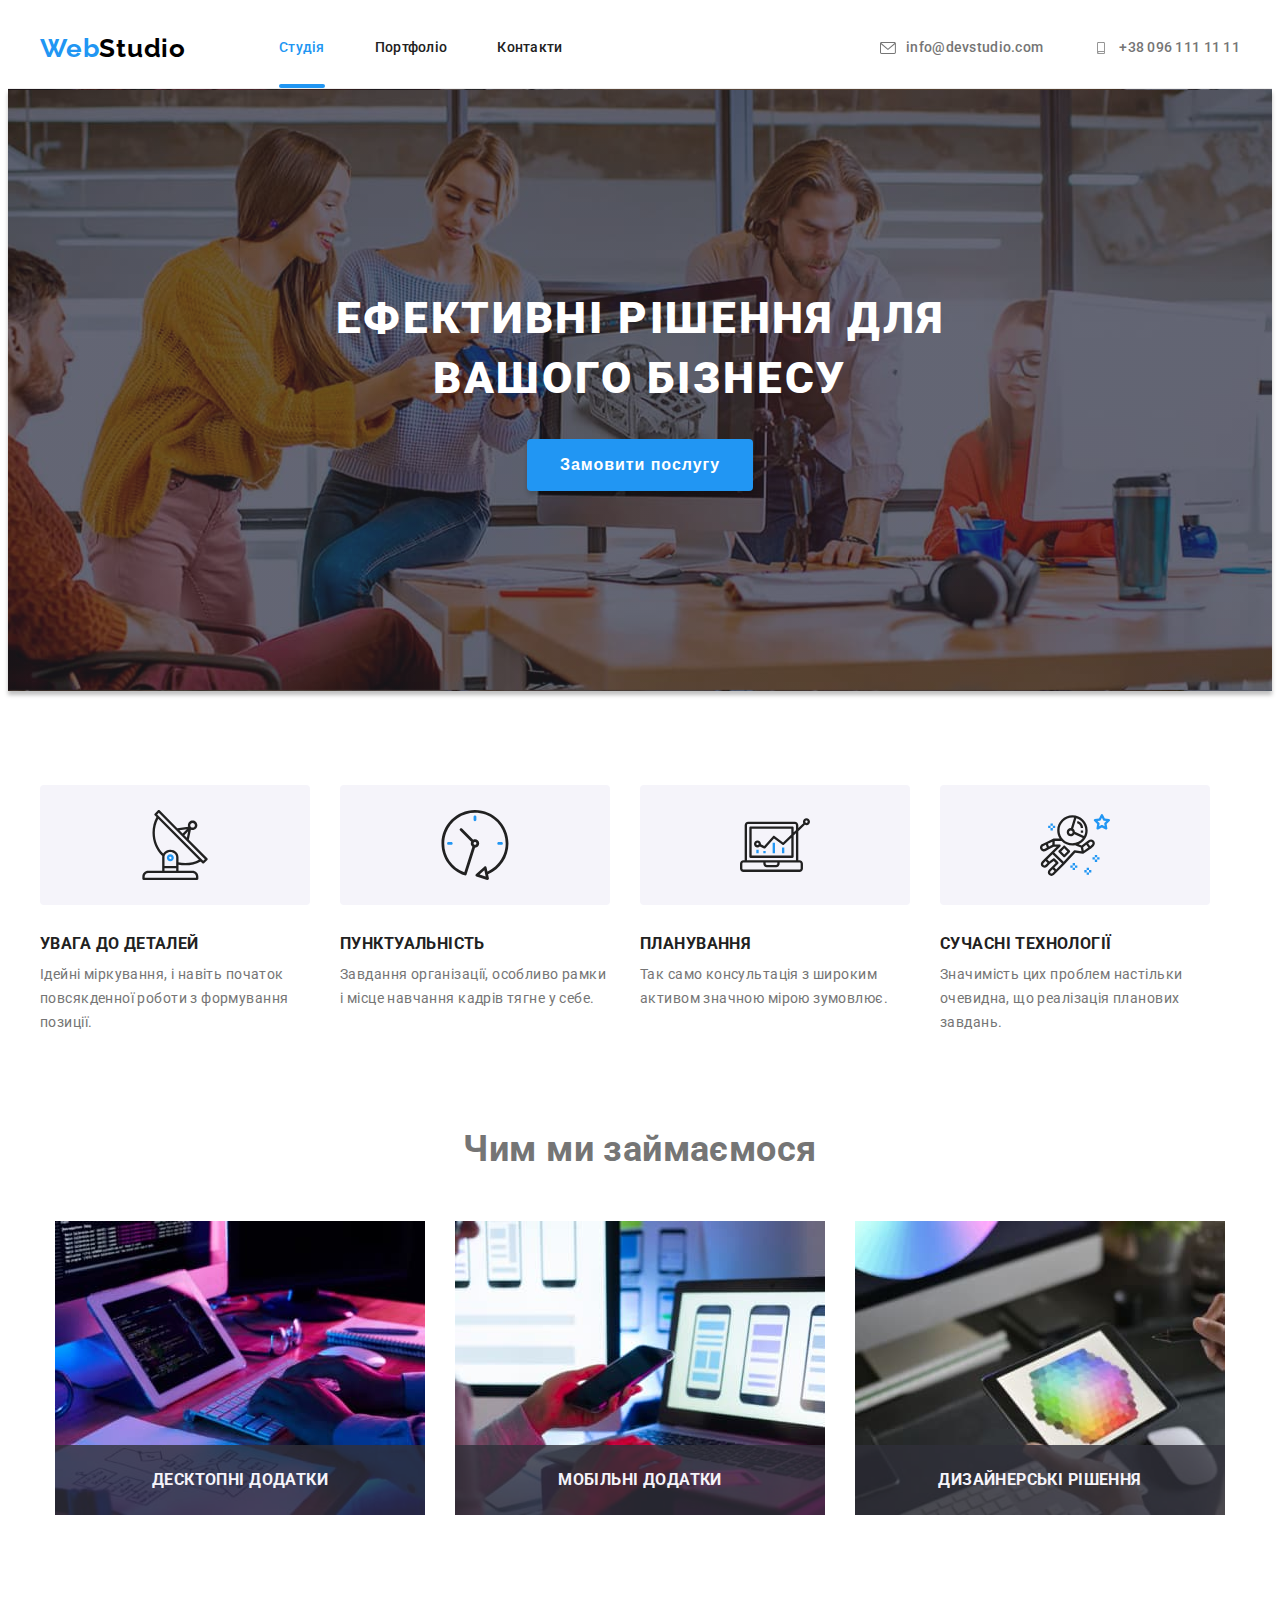
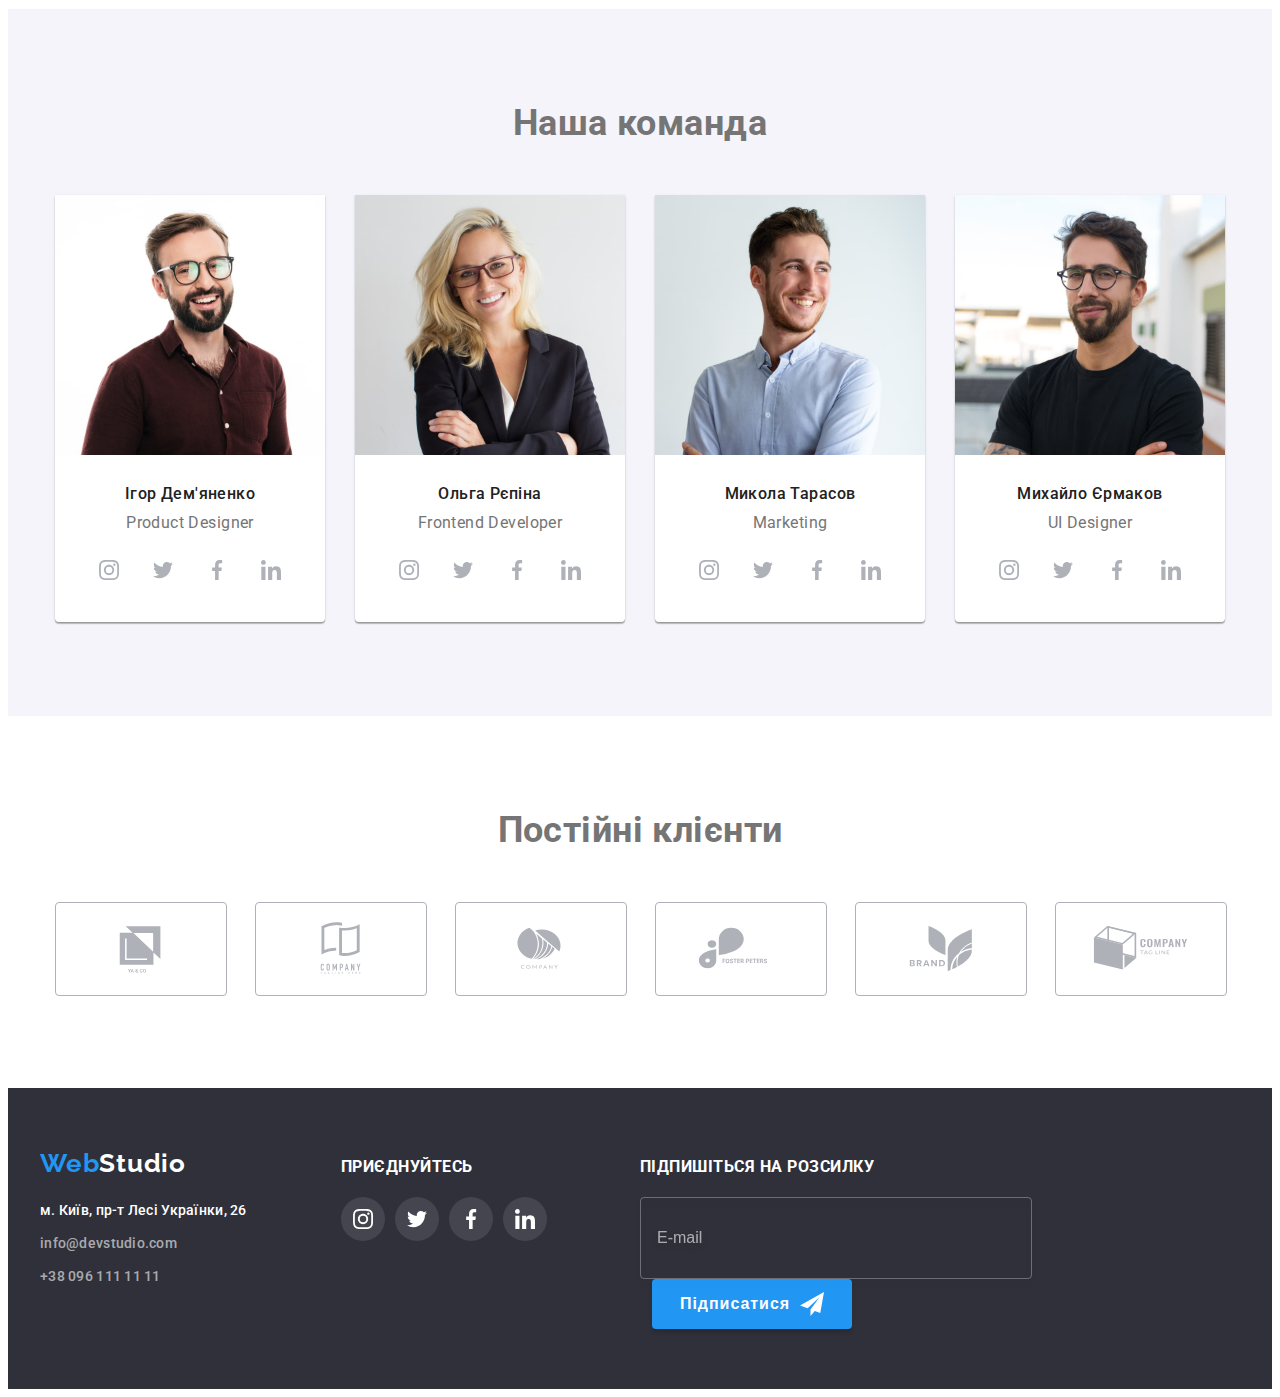
<file: index.html>
<!DOCTYPE html>
<html lang="uk">

<head>
  <meta charset="UTF-8" />
  <meta http-equiv="X-UA-Compatible" content="IE=edge" />
  <meta name="viewport" content="width=device-width, initial-scale=1.0" />
  <title>WebStudio</title>
  <link rel="stylesheet" href="https://cdnjs.cloudflare.com/ajax/libs/modern-normalize/1.1.0/modern-normalize.min.css"
    integrity="sha512-wpPYUAdjBVSE4KJnH1VR1HeZfpl1ub8YT/NKx4PuQ5NmX2tKuGu6U/JRp5y+Y8XG2tV+wKQpNHVUX03MfMFn9Q=="
    crossorigin="anonymous" referrerpolicy="no-referrer" />
  <!-- <link href="css/styles.css" rel="stylesheet" /> -->
  <link rel="stylesheet" href="./css/main.min.css" />
  <link rel="preconnect" href="https://fonts.googleapis.com" />
  <link rel="preconnect" href="https://fonts.gstatic.com" crossorigin />
  <link href="https://fonts.googleapis.com/css2?family=Raleway:wght@700&family=Roboto:wght@400;500;700;900&display=swap"
    rel="stylesheet" />
</head>

<body>
  <header class="header">
    <div class="header__section container">
      <nav class="nav">
        <a href="./index.html" class="logo">Web<span class="logo_black">Studio</span></a>
        <ul class="nav__list list">
          <li class="nav__item nav__item_modify">
            <a class="nav__link_modify nav__link nav__link_padding" href="./index.html">Студія</a>
          </li>
          <li class="nav__item">
            <a class="nav__link nav__link_padding" href="./portfolio.html">Портфоліо</a>
          </li>
          <li class="nav__item">
            <a class="nav__link nav__link_padding" href="">Контакти</a>
          </li>
        </ul>
      </nav>
      <ul class="contact-list list">
        <li class="contact-list__item">
          <a href="mailto:info@devstudio.com" class="contact-list__mail-tel nav__link nav__link_padding" >
            <svg class="contact-list__icon">
              <use href="./images/icons.svg#icon-envelope"></use>
            </svg>info@devstudio.com</a>
        </li>
        <li class="contact-list__item">
          <a href="tel:+380961111111" class="contact-list__mail-tel nav__link nav__link_padding"><svg class="contact-list__icon">
              <use href="./images/icons.svg#icon-smartphone"></use>
            </svg>+38 096 111 11 11</a>
        </li>
      </ul>
    </div>
  </header>

  <main>
    <section class="hero section">
      <div class="container">
        <h1 class="hero__title">Ефективні рішення для вашого бізнесу</h1>
        <button data-modal-open class="btn btn_padding-hero" type="button">Замовити послугу</button>
      </div>
    </section>

    <section class="advantages section">
      <div class="container">
        <h2 class="visually-hidden">Наші переваги</h2>
        <ul class="advantages__list list">
          <li class="advantages__item">
            <div class="advantages__icons">
              <svg class="advantages__icon">
                <use href="./images/icons.svg#icon-antenna"></use>
              </svg>
            </div>
            <h3 class="advantages__title">УВАГА ДО ДЕТАЛЕЙ</h3>
            <p class="advantages__text">
              Ідейні міркування, і навіть початок повсякденної роботи з
              формування позиції.
            </p>
          </li>
          <li class="advantages__item">
            <div class="advantages__icons">
              <svg class="advantages__icon">
                <use href="./images/icons.svg#icon-clock"></use>
              </svg>
            </div>
            <h3 class="advantages__title">ПУНКТУАЛЬНІСТЬ</h3>
            <p class="advantages__text">
              Завдання організації, особливо рамки і місце навчання кадрів
              тягне у себе.
            </p>
          </li>
          <li class="advantages__item">
            <div class="advantages__icons">
              <svg class="advantages__icon">
                <use href="./images/icons.svg#icon-desktop"></use>
              </svg>
            </div>
            <h3 class="advantages__title">ПЛАНУВАННЯ</h3>
            <p class="advantages__text">
              Так само консультація з широким активом значною мірою зумовлює.
            </p>
          </li>
          <li class="advantages__item">
            <div class="advantages__icons">
              <svg class="advantages__icon">
                <use href="./images/icons.svg#icon-astronaut"></use>
              </svg>
            </div>
            <h3 class="advantages__title">СУЧАСНІ ТЕХНОЛОГІЇ</h3>
            <p class="advantages__text">
              Значимість цих проблем настільки очевидна, що реалізація
              планових завдань.
            </p>
          </li>
        </ul>
      </div>
    </section>

    <section class="info section ">
            <div class="container">
                <h2 class="section-title ">Чим ми займаємося</h2>
                <ul class="info__list list">
                    <li class="info__block">
                        <div class="info__box">
                            <h3 class="info__text">Десктопні додатки</h3>
                        </div>
                        <img src="./images/box-1.jpg" width="370" alt="розробка застосунків" />
                    </li>
                    <li class="info__block">
                        <div class="info__box">
                        <h3 class="info__text">Мобільні додатки</h3>
                        </div>  
                        <img src="./images/box-2.jpg" width="370" alt="розробка застосунків для смартфонів" />
                    </li>
                    <li class="info__block">
                        <div class="info__box">
                            <h3 class="info__text">Дизайнерські рішення</h3>
                        </div>
                        <img src="./images/box-3.jpg" width="370" alt="дизайн" />
                    </li>
                </ul>
            </div>
        </section>

    <section class="team section">
      <div class="container">
        <h2 class="section-title">Наша команда</h2>
        <ul class="team__list list">
          <li class="team__item">
            <img src="./images/ygor.jpg" width="270" alt="photo Ігор Дем'яненко" />
            <div class="team__name-work">
              <h3 class="team__name">Ігор Дем'яненко</h3>
              <p class="team__position" lang="en">Product Designer</p>
              <ul class="list team__contacts">
                <li class="team__logo">
                  <a href="https://www.instagram.com/" class="team__contact">
                    <svg class="team__icon">
                      <use href="./images/icons.svg#icon-instagram"></use>
                    </svg>
                  </a>
                </li>
                <li class="team__logo">
                  <a href="https://twitter.com/" class="team__contact">
                    <svg class="team__icon">
                      <use href="./images/icons.svg#icon-twitter"></use>
                    </svg>
                  </a>
                </li>
                <li class="team__logo">
                  <a href="https://www.facebook.com/" class="team__contact">
                    <svg class="team__icon">
                      <use href="./images/icons.svg#icon-facebook"></use>
                    </svg>
                  </a>
                </li>
                <li class="team__logo">
                  <a href="https://www.linkedin.com/" class="team__contact">
                    <svg class="team__icon">
                      <use href="./images/icons.svg#icon-linkedin"></use>
                    </svg>
                  </a>
                </li>
              </ul>
            </div>
          </li>
          <li class="team__item">
            <img src="./images/olga.jpg" width="270" alt="photo Ольга Рєпіна" />
            <div class="team__name-work">
              <h3 class="team__name">Ольга Рєпіна</h3>
              <p class="team__position" lang="en">Frontend Developer</p>
              <ul class="list team__contacts">
                <li class="team__logo">
                  <a href="https://www.instagram.com/" class="team__contact">
                    <svg class="team__icon">
                      <use href="./images/icons.svg#icon-instagram"></use>
                    </svg>
                  </a>
                </li>
                <li class="team__logo">
                  <a href="https://twitter.com/" class="team__contact">
                    <svg class="team__icon">
                      <use href="./images/icons.svg#icon-twitter"></use>
                    </svg>
                  </a>
                </li>
                <li class="team__logo">
                  <a href="https://www.facebook.com/" class="team__contact">
                    <svg class="team__icon">
                      <use href="./images/icons.svg#icon-facebook"></use>
                    </svg>
                  </a>
                </li>
                <li class="team__logo">
                  <a href="https://www.linkedin.com/" class="team__contact">
                    <svg class="team__icon">
                      <use href="./images/icons.svg#icon-linkedin"></use>
                    </svg>
                  </a>
                </li>
              </ul>
            </div>
          </li>
          <li class="team__item">
            <img src="./images/mykola.jpg" width="270" alt="photo Микола Тарасов" />
            <div class="team__name-work">
              <h3 class="team__name">Микола Тарасов</h3>
              <p class="team__position" lang="en">Marketing</p>
              <ul class="list team__contacts">
                <li class="team__logo">
                  <a href="https://www.instagram.com/" class="team__contact">
                    <svg class="team__icon">
                      <use href="./images/icons.svg#icon-instagram"></use>
                    </svg>
                  </a>
                </li>
                <li class="team__logo">
                  <a href="https://twitter.com/" class="team__contact">
                    <svg class="team__icon">
                      <use href="./images/icons.svg#icon-twitter"></use>
                    </svg>
                  </a>
                </li>
                <li class="team__logo">
                  <a href="https://www.facebook.com/" class="team__contact">
                    <svg class="team__icon">
                      <use href="./images/icons.svg#icon-facebook"></use>
                    </svg>
                  </a>
                </li>
                <li class="team__logo">
                  <a href="https://www.linkedin.com/" class="team__contact">
                    <svg class="team__icon">
                      <use href="./images/icons.svg#icon-linkedin"></use>
                    </svg>
                  </a>
                </li>
              </ul>
            </div>
          </li>
          <li class="team__item">
            <img src="./images/myhaylo.jpg" width="270" alt="photo Михайло Єрмаков" />
            <div class="team__name-work">
              <h3 class="team__name">Михайло Єрмаков</h3>
              <p class="team__position" lang="en">UI Designer</p>
              <ul class="list team__contacts">
                <li class="team__logo">
                  <a href="https://www.instagram.com/" class="team__contact">
                    <svg class="team__icon">
                      <use href="./images/icons.svg#icon-instagram"></use>
                    </svg>
                  </a>
                </li>
                <li class="team__logo">
                  <a href="https://twitter.com/" class="team__contact">
                    <svg class="team__icon">
                      <use href="./images/icons.svg#icon-twitter"></use>
                    </svg>
                  </a>
                </li>
                <li class="team__logo">
                  <a href="https://www.facebook.com/" class="team__contact">
                    <svg class="team__icon">
                      <use href="./images/icons.svg#icon-facebook"></use>
                    </svg>
                  </a>
                </li>
                <li class="team__logo">
                  <a href="https://www.linkedin.com/" class="team__contact">
                    <svg class="team__icon">
                      <use href="./images/icons.svg#icon-linkedin"></use>
                    </svg>
                  </a>
                </li>
              </ul>
            </div>
          </li>
        </ul>
      </div>
    </section>
    <section class="clients section">
      <div class="container">
        <h2 class="section-title">Постійні клієнти</h2>
        <ul class="client__list list ">
          <li class="client__item">
            <a href="#" class="client__link">
              <svg class="client__logo">
                <use href="./images/icons.svg#icon-client-1"></use>
              </svg>
            </a>
          </li>
          <li class="client__item">
            <a href="#" class="client__link">
              <svg class="client__logo">
                <use href="./images/icons.svg#icon-client-2"></use>
              </svg>
            </a>
          </li>
          <li class="client__item">
            <a href="#" class="client__link">
              <svg class="client__logo">
                <use href="./images/icons.svg#icon-client-3"></use>
              </svg>
            </a>
          </li>
          <li class="client__item">
            <a href="#" class="client__link">
              <svg class="client__logo">
                <use href="./images/icons.svg#icon-client-4"></use>
              </svg>
            </a>
          </li>
          <li class="client__item">
            <a href="#" class="client__link">
              <svg class="client__logo">
                <use href="./images/icons.svg#icon-client-5"></use>
              </svg>
            </a>
          </li>
          <li class="client__item">
            <a href="#" class="client__link">
              <svg class="client__logo">
                <use href="./images/icons.svg#icon-client-6"></use>
              </svg>
            </a>
          </li>
        </ul>
      </div>
    </section>
  </main>

  <footer class="footer">
    <div class="container footer__container">
      <div class="footer__flex">
         <a class="logo" href="./index.html">Web<span class="logo_white">Studio</span></a>
          <address class="footer__adress">
            <ul class="footer__list list">
              <li class="footer__item">
                <a class="footer__addres nav__link" href="https://goo.gl/maps/UtjV7vfehUhtQX6XA" target="_blank"
                  rel="noopener noreferrer nofollow">м. Київ, пр-т Лесі Українки, 26</a>
              </li>
              <li class="footer__item">
                <a class="footer__mail-tel nav__link" href="mailto:info@devstudio.com">info@devstudio.com</a>
              </li>
              <li class="footer__item">
                <a class="footer__mail-tel nav__link" href="tel:+380961111111">+38 096 111 11 11</a>
              </li>
            </ul>
          </address>        
      </div>
      <div class="join-wrapper">
        <h3 class="join-wrapper__tittle">приєднуйтесь</h3>
        <ul class="list join-wrapper__list">
          <li class="join-wrapper__soc">
            <a class="join-wrapper__soc-icon" href="">
              <svg class="join-wrapper__icon">
                <use href="./images/icons.svg#icon-instagram"></use>
              </svg></a>
          </li>
          <li class="join-wrapper__soc">
            <a class="join-wrapper__soc-icon" href="https://twitter.com/" target="_blank">
              <svg class="join-wrapper__icon">
                <use href="./images/icons.svg#icon-twitter"></use>
              </svg></a>
          </li>
          <li class="join-wrapper__soc">
            <a class="join-wrapper__soc-icon" href="">
              <svg class="join-wrapper__icon">
                <use href="./images/icons.svg#icon-facebook"></use>
              </svg></a>
          </li>
          <li class="join-wrapper__soc">
            <a class="join-wrapper__soc-icon" href="">
              <svg class="join-wrapper__icon">
                <use href="./images/icons.svg#icon-linkedin"></use>
              </svg></a>
          </li>
        </ul>
      </div>
      <div class="subscribe">
        <h3 class="subscribe__tittle">підпишіться на розсилку</h3>
        <form>
          <label>
            <input class="subscribe__email" type="email" placeholder="E-mail" name="foter-subscribe">
          </label>
          <button type="submit" class="subscribe__btn">Підписатися
            <svg class="subscribe__icon">
              <use href="./images/icons.svg#icon-send"></use>
            </svg>
          </button>
        </form>

      </div>
  </footer>
  <div data-modal class="modal is-hidden">
    <div class="modal__window">
      <div class="modal__close">
        <button data-modal-close type="button" class="modal__btn-close">
          <svg class="modal__icon">
            <use href="./images/icons.svg#icon-close"></use>
          </svg>
        </button>
      </div>
      <p class="modal__heading">Залиште свої дані, ми вам передзвонимо</p>
      <form action="">
        <div class="modal__input-group">
          <label for="name">Імʼя</label>
          <div class="modal__input-wrapper">
            <input type="text" class="modal__input" name="name" id="name" required>
            <svg class="modal__input-icon" width="18" height="18">
              <use href="./images/icons.svg#icon-person"></use>
            </svg>
          </div>
        </div>
        <div class="modal__input-group"><label for="tel">Телефон</label>
          <div class="modal__input-wrapper">
            <input type="tel" id="tel" class="modal__input" name="tel" required>
            <svg class="modal__input-icon" width="18" height="18">
              <use href="./images/icons.svg#icon-phone"></use>
            </svg>
          </div>
        </div>
        <div class="modal__input-group">
          <label for="email">Пошта</label>
          <div class="modal__input-wrapper">
            <div class="modal__input-wrapper"></div>
            <input type="email" id="email" name="email" class="modal__input" required>
            <svg class="modal__input-icon" width="18" height="18">
              <use href="./images/icons.svg#icon-email"></use>
            </svg>
          </div>
        </div>
        <div class="modal__input-group modal__input-group_comment">
          <label for="comment">Коментар</label>
          <div class="modal__input-wrapper"></div>
          <textarea name="comment" id="comment" class="modal__text" placeholder="Введіть текст"></textarea>
        </div>
        <div class="modal__input-group-footer">
          <input type="checkbox" name="politic" id="politic" class="modal__politic-check visually-hidden">
          <label for="politic" class="modal__politic-label">
            <span class="modal__icon-check">
              <svg width="11" height="8">
                <use href="./images/icons.svg#icon-check"></use>
              </svg>
            </span>
            Погоджуюся з розсилкою та приймаю <a class="modal__link" href="">Умови договору</a>
          </label>
        </div>
        <button type="submit" class="btn btn_padding-modal">Відправити</button>
      </form>
    </div>
  </div>
  </div>
  <script src="./js/modal.js"></script>
</body>

</html>
</file>
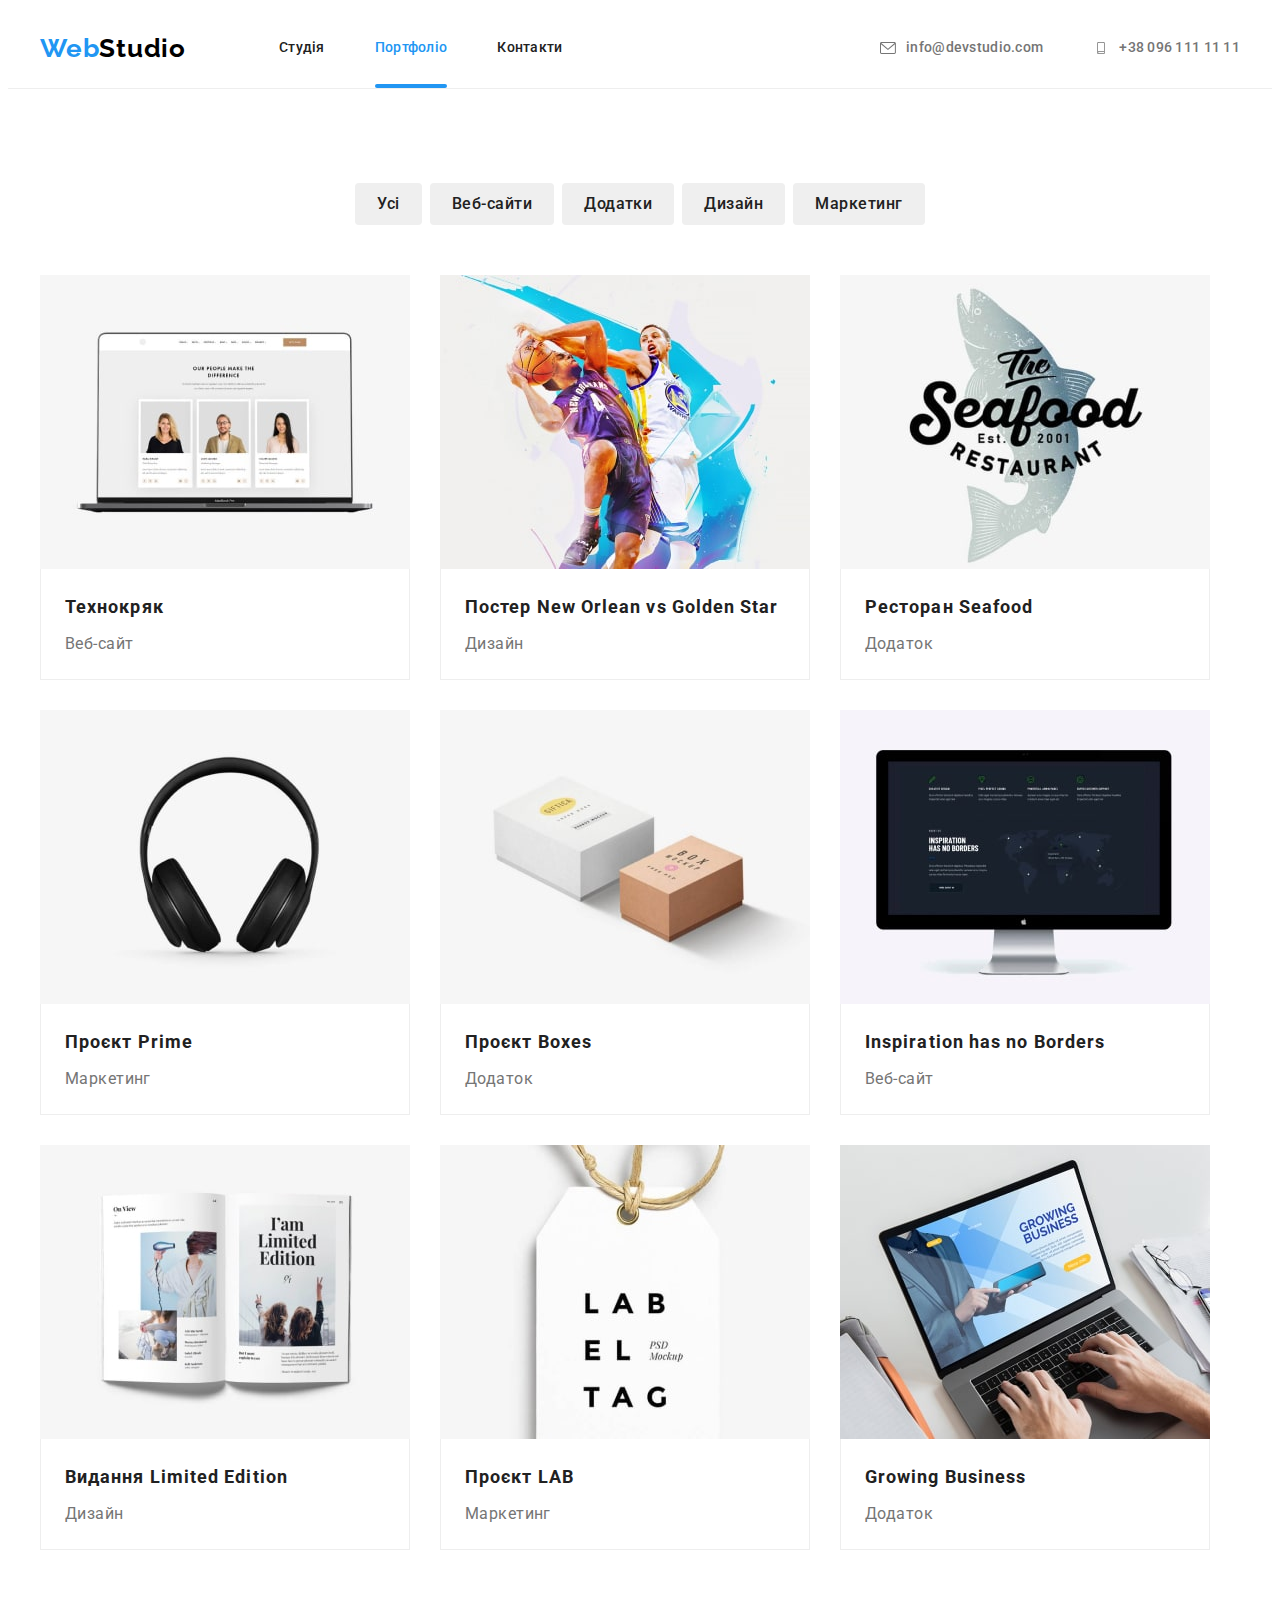
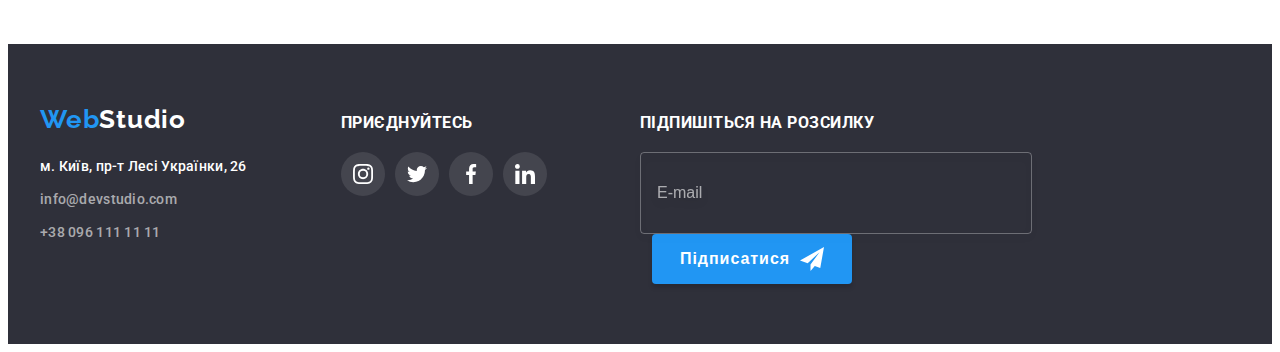
<file: portfolio.html>
<!DOCTYPE html>
<html lang="en">
  <head>
    <meta charset="UTF-8" />
    <meta http-equiv="X-UA-Compatible" content="IE=edge" />
    <meta name="viewport" content="width=device-width, initial-scale=1.0" />
    <title>WebStudio</title>
    <link
      rel="stylesheet"
      href="https://cdnjs.cloudflare.com/ajax/libs/modern-normalize/1.1.0/modern-normalize.min.css"
      integrity="sha512-wpPYUAdjBVSE4KJnH1VR1HeZfpl1ub8YT/NKx4PuQ5NmX2tKuGu6U/JRp5y+Y8XG2tV+wKQpNHVUX03MfMFn9Q=="
      crossorigin="anonymous"
      referrerpolicy="no-referrer"
    />
    <!-- <link href="css/styles.css" rel="stylesheet" /> -->
    <link rel="stylesheet" href="./css/main.min.css" />
    <link rel="preconnect" href="https://fonts.googleapis.com" />
    <link rel="preconnect" href="https://fonts.gstatic.com" crossorigin />
    <link
      href="https://fonts.googleapis.com/css2?family=Raleway:wght@700&family=Roboto:wght@400;500;700;900&display=swap"
      rel="stylesheet"
    />
  </head>

  <body>
    <header class="header">
      <div class="header__section container">
        <nav class="nav">
          <a href="./index.html" class="logo">Web<span class="logo_black">Studio</span></a>
          <ul class="nav__list list">
            <li class="nav__item">
              <a class="nav__link nav__link_padding" href="./index.html">Студія</a>
            </li>
            <li class="nav__item nav__item_modify">
              <a
                class="nav__link  nav__link_padding nav__link_modify"
                href="./portfolio.html"
                >Портфоліо</a
              >
            </li>
            <li class="nav__item">
              <a class="nav__link nav__link_padding" href="">Контакти</a>
            </li>
          </ul>
        </nav>
        <ul class="contact-list list">
        <li class="contact-list__item">
          <a href="mailto:info@devstudio.com" class="contact-list__mail-tel nav__link nav__link_padding">
            <svg class="contact-list__icon">
              <use href="./images/icons.svg#icon-envelope"></use>
            </svg>info@devstudio.com</a>
        </li>
        <li class="contact-list__item">
          <a href="tel:+380961111111" class="contact-list__mail-tel nav__link nav__link_padding"><svg class="contact-list__icon">
              <use href="./images/icons.svg#icon-smartphone"></use>
            </svg>+38 096 111 11 11</a>
        </li>
      </ul>
      </div>
    </header>

    <main>
      <section class="portfolio section">
        <div class="container">
          <h1 class="visually-hidden">Наші роботи</h1>
          <ul class="list portfolio__list">
            <li><button class="btn-portfolio" type="button">Усі</button></li>
            <li><button class="btn-portfolio" type="button">Веб-сайти</button></li>
            <li><button class="btn-portfolio" type="button">Додатки</button></li>
            <li><button class="btn-portfolio" type="button">Дизайн</button></li>
            <li><button class="btn-portfolio" type="button">Маркетинг</button></li>
          </ul>

          <ul class="list portfolio__picters">
            <li class="portfolio__item">
              <div class="overlay">
                <div class="overlay__box">
                  <p class="overlay__text">
                    Ресурс пропонує комплексні пропозиції з різним рівнем
                    функціоналу та сервісів. Все це дозволить відвідувачу
                    отримати вичерпні відомості про компанію чи приватну особу.
                  </p>
                </div>
                <img
                  class="img-of-job"
                  src="./images/tehno.jpg"
                  width="370"
                  alt="photo tehno"
                />
              </div>
              <div class="under-pict-border">
                <h2 class="project-title">Технокряк</h2>
                <p class="project-text">Веб-сайт</p>
              </div>
            </li>
            <li class="portfolio__item">
              <div class="overlay">
                <div class="overlay__box">
                  <p class="overlay__text">
                    Ресурс пропонує комплексні пропозиції з різним рівнем
                    функціоналу та сервісів. Все це дозволить відвідувачу
                    отримати вичерпні відомості про компанію чи приватну особу.
                  </p>
                </div>
                <img
                  class="img-of-job"
                  src="./images/poster.jpg"
                  width="370"
                  alt="photo poster"
                />
              </div>
              <div class="under-pict-border">
                <h2 class="project-title">Постер New Orlean vs Golden Star</h2>
                <p class="project-text">Дизайн</p>
              </div>
            </li>
            <li class="portfolio__item">
              <div class="overlay">
                <div class="overlay__box">
                  <p class="overlay__text">
                    Ресурс пропонує комплексні пропозиції з різним рівнем
                    функціоналу та сервісів. Все це дозволить відвідувачу
                    отримати вичерпні відомості про компанію чи приватну особу.
                  </p>
                </div>
                <img
                  class="img-of-job"
                  src="./images/restaurant.jpg"
                  width="370"
                  alt="photo restaurant"
                />
              </div>
              <div class="under-pict-border">
                <h2 class="project-title">Ресторан Seafood</h2>
                <p class="project-text">Додаток</p>
              </div>
            </li>
            <li class="portfolio__item">
             <div class="overlay">
                <div class="overlay__box">
                  <p class="overlay__text">
                    Ресурс пропонує комплексні пропозиції з різним рівнем
                    функціоналу та сервісів. Все це дозволить відвідувачу
                    отримати вичерпні відомості про компанію чи приватну особу.
                  </p>
                </div>
                <img
                  class="img-of-job"
                  src="./images/project-prime.jpg"
                  width="370"
                  alt="photo prime"
                />
              </div>
              <div class="under-pict-border">
                <h2 class="project-title">Проєкт Prime</h2>
                <p class="project-text">Маркетинг</p>
              </div>
            </li>
            <li class="portfolio__item">
              <div class="overlay">
                <div class="overlay__box">
                  <p class="overlay__text">
                    Ресурс пропонує комплексні пропозиції з різним рівнем
                    функціоналу та сервісів. Все це дозволить відвідувачу
                    отримати вичерпні відомості про компанію чи приватну особу.
                  </p>
                </div>
                <img
                  src="./images/project-boxes.jpg"
                  width="370"
                  alt="photo project boxes"
                />
              </div>
              <div class="under-pict-border">
                <h2 class="project-title">Проєкт Boxes</h2>
                <p class="project-text">Додаток</p>
              </div>
            </li>
            <li class="portfolio__item">
              <div class="overlay">
                <div class="overlay__box">
                  <p class="overlay__text">
                    Ресурс пропонує комплексні пропозиції з різним рівнем
                    функціоналу та сервісів. Все це дозволить відвідувачу
                    отримати вичерпні відомості про компанію чи приватну особу.
                  </p>
                </div>
                <img
                  src="./images/inspiration-has-no-borders.jpg"
                  width="370"
                  alt="photo inspiration has no borders"
                />
              </div>
              <div class="under-pict-border">
                <h2 class="project-title">Inspiration has no Borders</h2>
                <p class="project-text">Веб-сайт</p>
              </div>
            </li>
            <li class="portfolio__item">
              <div class="overlay">
                <div class="overlay__box">
                  <p class="overlay__text">
                    Ресурс пропонує комплексні пропозиції з різним рівнем
                    функціоналу та сервісів. Все це дозволить відвідувачу
                    отримати вичерпні відомості про компанію чи приватну особу.
                  </p>
                </div>
                <img
                  class="img-of-job"
                  src="./images/limited-edition.jpg"
                  width="370"
                  alt="photo limited edition"
                />
              </div>
              <div class="under-pict-border">
                <h2 class="project-title">Видання Limited Edition</h2>
                <p class="project-text">Дизайн</p>
              </div>
            </li>
            <li class="portfolio__item">
            <div class="overlay">
                <div class="overlay__box">
                  <p class="overlay__text">
                    Ресурс пропонує комплексні пропозиції з різним рівнем
                    функціоналу та сервісів. Все це дозволить відвідувачу
                    отримати вичерпні відомості про компанію чи приватну особу.
                  </p>
                </div>
                <img
                  class="img-of-job"
                  src="./images/lab.jpg"
                  width="370"
                  alt="photo lab"
                />
              </div>
              <div class="under-pict-border">
                <h2 class="project-title">Проєкт LAB</h2>
                <p class="project-text">Маркетинг</p>
              </div>
            </li>
            <li class="portfolio__item">
             <div class="overlay">
                <div class="overlay__box">
                  <p class="overlay__text">
                    Ресурс пропонує комплексні пропозиції з різним рівнем
                    функціоналу та сервісів. Все це дозволить відвідувачу
                    отримати вичерпні відомості про компанію чи приватну особу.
                  </p>
                </div>
                <img
                  class="img-of-job"
                  src="./images/growing-business.jpg"
                  width="370"
                  alt="photo growing business"
                />
              </div>
              <div class="under-pict-border">
                <h2 class="project-title">Growing Business</h2>
                <p class="project-text">Додаток</p>
              </div>
            </li>
          </ul>
        </div>
      </section>
    </main>

    <footer class="footer">
    <div class="container footer__container">
      <div class="footer__flex">
         <a class="logo" href="./index.html">Web<span class="logo_white">Studio</span></a>
          <address class="footer__adress">
            <ul class="footer__list list">
              <li class="footer__item">
                <a class="footer__addres nav__link" href="https://goo.gl/maps/UtjV7vfehUhtQX6XA" target="_blank"
                  rel="noopener noreferrer nofollow">м. Київ, пр-т Лесі Українки, 26</a>
              </li>
              <li class="footer__item">
                <a class="footer__mail-tel nav__link" href="mailto:info@devstudio.com">info@devstudio.com</a>
              </li>
              <li class="footer__item">
                <a class="footer__mail-tel nav__link" href="tel:+380961111111">+38 096 111 11 11</a>
              </li>
            </ul>
          </address>        
      </div>
      <div class="join-wrapper">
        <h3 class="join-wrapper__tittle">приєднуйтесь</h3>
        <ul class="list join-wrapper__list">
          <li class="join-wrapper__soc">
            <a class="join-wrapper__soc-icon" href="">
              <svg class="join-wrapper__icon">
                <use href="./images/icons.svg#icon-instagram"></use>
              </svg></a>
          </li>
          <li class="join-wrapper__soc">
            <a class="join-wrapper__soc-icon" href="https://twitter.com/" target="_blank">
              <svg class="join-wrapper__icon">
                <use href="./images/icons.svg#icon-twitter"></use>
              </svg></a>
          </li>
          <li class="join-wrapper__soc">
            <a class="join-wrapper__soc-icon" href="">
              <svg class="join-wrapper__icon">
                <use href="./images/icons.svg#icon-facebook"></use>
              </svg></a>
          </li>
          <li class="join-wrapper__soc">
            <a class="join-wrapper__soc-icon" href="">
              <svg class="join-wrapper__icon">
                <use href="./images/icons.svg#icon-linkedin"></use>
              </svg></a>
          </li>
        </ul>
      </div>
      <div class="subscribe">
        <h3 class="subscribe__tittle">підпишіться на розсилку</h3>
        <form>
          <label>
            <input class="subscribe__email" type="email" placeholder="E-mail" name="foter-subscribe">
          </label>
          <button type="submit" class="subscribe__btn">Підписатися
            <svg class="subscribe__icon">
              <use href="./images/icons.svg#icon-send"></use>
            </svg>
          </button>
        </form>

      </div>
  </footer>
  </body>
</html>
</file>
<file: css/styles.css>
:root {
  --accent-color: #2196f3;
  --first-color: #212121;
  --white-color: #ffffff;
  --black-color: #000000;
  --gray-color: #757575;
  --bkgr-color: #2f303a;
  --border-color: #eeeeee;
  --margin-standart: 30px;
  --gap-picters: 30px;
  --background-color: #f5f4fa;
  --icon-color: #afb1b8;
  --background-overlay-color: rgba(33, 150, 243, 0.9);
}

/* base */

body {
  font-family: "Roboto", sans-serif;
  color: var(--gray-color);
  font-size: 14px;
  background-color: var(--white-color);
  letter-spacing: 0.03em;
}

.section {
  padding: 94px 0;
}

button {
  cursor: pointer;
}

img {
  display: block;
  max-width: 100%;
  height: auto;
}

.list {
  list-style-type: none;
}

.link {
  text-decoration: none;
}

.logo-web,
.link:hover,
.link:focus {
  color: var(--accent-color);
}

/* reset */

p,
h1,
h2,
h3,
h4,
h5,
h6 {
  margin: 0px;
}

ul,
ol {
  margin: 0px;
  padding-left: 0px;
}
:focus {
  outline: 1px solid var(--accent-color);
  border-radius: 4px;
}

/* components  */

.container {
  width: 1200px;
  padding: 0px 15px;
  margin: 0 auto;
}

/* utils */

.visually-hidden {
  position: absolute;
  width: 1px;
  height: 1px;
  margin: -1px;
  border: 0;
  padding: 0;

  white-space: nowrap;
  clip-path: inset(100%);
  clip: rect(0 0 0 0);
  overflow: hidden;
}

/* logo */

.logo {
  font-family: "Raleway";
  font-weight: 700;
  font-size: 26px;
  line-height: 1.19;
  color: var(--black-color);
  text-decoration: none;
  /* padding: 24px 0; */

  /*геометрия лого*/
  display: block;
  margin-right: 93px;
  /* padding-top: 19px;
  padding-bottom: 25px; */
}

/* header navigation */

.header {
  padding: 24px 0;
  border-bottom: 1px solid var(--border-color);
}

.header-section {
  display: flex;
  align-items: center;
}

.header-nav {
  /*  for geometric */
  display: flex;
  align-items: center;
}

.header-list {
  display: flex;
  /* align-items: center; */
}

.header-item:not(:last-child) {
  margin-right: 50px;
}
/*  */
.header-mod-item {
  position: relative;
}

.header-mod-link::after {
  position: absolute;
  margin-top: 28px;
  content: "";
  display: block;
  width: 100%;
  height: 4px;
  background-color: var(--accent-color);
  border-radius: 2px;
}

.header-link {
  font-weight: 500;
  line-height: 1.14;
  letter-spacing: 0.02em;
  color: var(--first-color);
  text-decoration: none;
  /* padding-top: 32px;
  padding-bottom: 32px; */
  fill: var(--gray-color);
  transition: color 250ms cubic-bezier(0.4, 0, 0.2, 1);
}

.header-link:focus,
.header-link:hover {
  color: var(--accent-color);
}

.header-contact-list {
  display: flex;
  /* align-items: center; */
  margin-left: auto;
}

.header-contact-item:not(:last-child) {
  /* margin-left: auto;  */
  margin-right: 50px;
}

.mail-tel {
  font-weight: 500;
  line-height: 1.14;
  letter-spacing: 0.02em;
  color: var(--gray-color);

  margin-left: auto;
  /* padding-top: 32px;
  padding-bottom: 32px; */
  display: flex;
  align-items: center;
}

.header-contact-icon {
  fill: currentColor;
  width: 16px;
  height: 12px;
  margin-right: 10px;
}

/*HERO*/
.hero {
  padding: 200px 0;
  background-image: linear-gradient(
      to right,
      rgba(47, 48, 58, 0.4),
      rgba(47, 48, 58, 0.4)
    ),
    url(../images/img-background.jpg);
  max-width: 1600px;
  margin: 0 auto;
  background-position: center;
  background-color: #c4c4c4;
  box-shadow: 0px 4px 4px rgba(0, 0, 0, 0.25);
}

.hero-title {
  font-weight: 900;
  font-size: 44px;
  line-height: 1.36;
  text-align: center;
  letter-spacing: 0.06em;
  text-transform: uppercase;
  color: var(--white-color);

  margin-bottom: 30px;
  margin-left: auto;
  margin-right: auto;
  max-width: 696px;
}

.btn {
  background-color: var(--accent-color);
  color: var(--white-color);
  font-family: "Roboto";
  font-weight: 700;
  font-size: 16px;
  line-height: 1.88;
  align-items: center;
  text-align: center;
  letter-spacing: 0.06em;
  margin: 0 auto;

  display: flex;
  min-width: 200px;
  box-shadow: 0px 4px 4px rgba(0, 0, 0, 0.15);
  border-radius: 4px;
  border: 1px solid transparent;
  transition-property: background-color, color, box-shadow;
  transition-duration: 250ms;
  transition-timing-function: cubic-bezier(0.4, 0, 0.2, 1);
}

.btn-padding-a {
  padding: 10px 32px;
}

.btn-padding-b {
  padding: 10px 52px;
}

.btn:hover,
.btn:focus {
  background-color: #188ce8;
  text-shadow: 0px 4px 4px rgba(0, 0, 0, 0.25);
}

/*-----------------Our advantages---------------------*/
.advanteges-section {
  padding-bottom: 0;
}

.advantages-list {
  display: flex;
  /* padding-top: 94px; */
}

.advantages-list-item:not(:last-child) {
  margin-right: var(--margin-standart);
  max-width: 270px;
}

.advanteges-icons {
  display: flex;
  justify-content: center;
  align-items: center;
  margin-bottom: 30px;
  width: 270px;
  height: 120px;
  border-radius: 4px;
  background-color: var(--background-color);
  gap: 30px;
  /* width: 70px;
  height: 70px; */
}

.advantages-title {
  font-size: 14px;
  line-height: 1.14;
  text-transform: uppercase;
  color: var(--first-color);
  margin-bottom: 10px;
}

.advantages-text {
  line-height: 1.71;
  color: inherit;
}

/*-----------------What do we do?---------------------*/

.section-title {
  font-size: 36px;
  line-height: 1.16;
  text-align: center;
  color: var(--first-color);
  margin-bottom: 50px;
}

.title-our-team {
  font-size: 36px;
  line-height: 1.16;
  text-align: center;
  color: var(--first-color);
  margin-bottom: 50px;
}

.busy-list {
  display: flex;
  flex-wrap: wrap;
  column-gap: var(--gap-picters);
  justify-content: center;
}

.our-team {
  background-color: var(--background-color);
}

.our-team-list {
  display: flex;
  justify-content: center;
}

.team-name {
  font-weight: 500;
  font-size: 16px;
  line-height: 1.18;
  text-align: center;
  color: var(--first-color);
}

.team-list-item:not(:last-child) {
  margin-right: var(--margin-standart);
}

.team-list-item {
  box-shadow: 0px 1px 3px rgb(0 0 0 / 12%), 0px 1px 1px rgb(0 0 0 / 14%),
    0px 2px 1px rgb(0 0 0 / 20%);
  border-radius: 0px 0px 4px 4px;
  background-color: var(--white-color);
}

.team-list-item-name-work {
  padding: 30px 0;
}

.team-position {
  font-size: 16px;
  line-height: 1.18;
  text-align: center;
  margin-top: 10px;
  margin-bottom: 16px;
}

.team-contacts {
  gap: 10px;
  justify-content: center;
  display: flex;
}

.team-item-logo {
  width: 44px;
  height: 44px;
}

.team-contact-link {
  justify-content: center;
  display: flex;
  align-items: center;
  width: 100%;
  height: 100%;
  border-radius: 50%;
  color: var(--icon-color);
  background-color: var(--white-color);
  transition-property: background-color, color;
  transition-duration: 250ms;
  transition-timing-function: cubic-bezier(0.4, 0, 0.2, 1);
}

.team-contact-link:hover,
.team-contact-link:focus {
  color: var(--white-color);
  background-color: var(--accent-color);
}

.team-icon {
  fill: currentColor;
  width: 20px;
  height: 20px;
}

.client-list {
  display: flex;
  justify-content: center;
  gap: 30px;
}

.client-link {
  width: 100%;
  height: 100%;
  display: flex;
  justify-content: center;
  align-items: center;
  color: var(--icon-color);
  border: 1px solid var(--icon-color);
  border-radius: 4px;
  transition-property: border-color, color;
  transition-duration: 250ms;
  transition-timing-function: cubic-bezier(0.4, 0, 0.2, 1);
}

.client-link:hover,
.client-link:focus {
  border-color: var(--accent-color);
  color: var(--accent-color);
}

.client-item {
  width: 170px;
  height: 92px;
}

.client-logo {
  fill: currentColor;
  width: 106px;
  height: 60px;
}

.style-footer {
  background: var(--bkgr-color);
  padding: 60px 0;
}

.footer-container {
  display: flex;
  align-items: baseline;
}

.footer-flex {
  /* display: flex; */
  min-width: 231px;
}

.footer-contact-flex {
}

.footer-adress-contacts {
  margin-top: 20px;
}

.footer-contact-item:not(:last-child) {
  margin-bottom: 9px;
}

.logo-footer {
  font-family: "Raleway";
  font-style: normal;
  font-weight: 700;
  font-size: 26px;
  line-height: 1.19;
  letter-spacing: 0.03em;
  color: var(--white-color);
  text-decoration: none;
}

.addres-footer {
  font-style: normal;
  line-height: 1.71;
  color: var(--white-color);
  text-decoration: none;
}

.mail-tel-footer {
  font-style: normal;
  line-height: 1.71;
  color: rgba(255, 255, 255, 0.6);
}

.join-wrapper {
  margin-left: 70px;
}

.join-tittle {
  letter-spacing: 0.03em;
  line-height: 1.14;
  margin-bottom: 20px;
  color: var(--white-color);
  text-transform: uppercase;
}

.footer-social-list {
  display: flex;
  gap: 10px;
}

.footer-social-container {
  width: 44px;
  height: 44px;
}

.footer-social-icon {
  width: 100%;
  height: 100%;
  display: flex;
  align-items: center;
  justify-content: center;
  border-radius: 50%;
  background-color: rgba(255, 255, 255, 0.1);
  transition: background-color 250ms cubic-bezier(0.4, 0, 0.2, 1);
}

.footer-social-icon:hover,
.footer-social-icon:focus {
  background-color: var(--accent-color);
}

.footer-icon {
  width: 20px;
  height: 20px;
  fill: var(--white-color);
}

.subscribe-wrapper {
  margin-left: 93px;
}
.footer-subscribe {
  padding: 15px 16px;
  border: 1px solid rgba(255, 255, 255, 0.3);
  filter: drop-shadow(0px 4px 4px rgba(0, 0, 0, 0.15));
  background-color: rgba(0, 0, 0, 0);
  border-radius: 4px;
  width: 358px;
  height: 50px;
  font-size: 16px;
  line-height: 1.25;
  color: var(--white-color);
  transition-property: border-color;
  transition-duration: 250ms;
  transition-timing-function: cubic-bezier(0.4, 0, 0.2, 1);
}
.footer-subscribe:hover,
.footer-subscribe:focus {
  border-color: var(--accent-color);
}
.footer-subscribe::placeholder {
  color: rgba(255, 255, 255, 0.6);
  font-size: 16px;
  line-height: 1.25;
}
.btn-subscribe {
  display: inline-flex;
  justify-content: center;
  align-items: center;
  min-width: 144px;
  margin-left: 12px;
  padding: 10px 28px;
  font-weight: 700;
  font-size: 16px;
  line-height: 1.87;
  letter-spacing: 0.06em;
  color: var(--white-color);
  background-color: var(--accent-color);
  box-shadow: 0px 4px 4px rgba(0, 0, 0, 0.15);
  border-radius: 4px;
  border-style: hidden;
  cursor: pointer;
  transition-property: background-color, color;
  transition-duration: 250ms;
  transition-timing-function: cubic-bezier(0.4, 0, 0.2, 1);
}
.btn-subscribe:hover,
.btn-subscribe:focus {
  color: var(--first-color);
  background-color: var(--background-color);
}
.subscribe-icon {
  width: 24px;
  height: 24px;
  fill: currentColor;
  margin-left: 10px;
}

/*---------------------portfolio----------------*/
.btn-style {
  border-radius: 4px;
  border: none;
  font-family: "Roboto";
  font-style: normal;
  font-weight: 500;
  font-size: 16px;
  line-height: 1.85;
  text-align: center;
  letter-spacing: 0.03em;
  color: var(--first-color);
  padding: 6px 22px;
  transition-property: background-color, color, box-shadow;
  transition-duration: 250ms;
  transition-timing-function: cubic-bezier(0.4, 0, 0.2, 1);
}

.btn-style:hover,
.btn-style:focus {
  color: #ffffff;
  background-color: #2196f3;
  box-shadow: 0px 3px 1px rgba(0, 0, 0, 0.1), 0px 1px 2px rgba(0, 0, 0, 0.08),
    0px 2px 2px rgba(0, 0, 0, 0.12);
}

.btn-list {
  gap: 8px;
  display: flex;
  justify-content: center;
  margin-bottom: 50px;
}

.picters-list {
  display: flex;
  flex-wrap: wrap;
  flex-basis: calc((100% - 60px) / 3);
  gap: 30px;
}

.under-pict-border {
  padding: 20px 24px;
  border-bottom: 1px solid var(--border-color);
  border-left: 1px solid var(--border-color);
  border-right: 1px solid var(--border-color);
}

.item-of-job {
  display: inline-block;
  transition: box-shadow 250ms cubic-bezier(0.4, 0, 0.2, 1);
}

.item-of-job:hover,
.item-of-job:focus {
  box-shadow: 0px 1px 1px rgba(0, 0, 0, 0.12), 0px 4px 4px rgba(0, 0, 0, 0.06),
    1px 4px 6px rgba(0, 0, 0, 0.16);
}

.box-overlay {
  overflow: hidden;
  position: relative;
}

.overlay {
  position: absolute;
  padding: 63px 24px;
  width: 100%;
  height: 100%;
  transform: translateY(100%);
  transition-property: transform;
  transition-duration: 250ms;
  transition-timing-function: cubic-bezier(0.4, 0, 0.2, 1);
  background: var(--background-overlay-color);
}
.item-of-job:hover .overlay {
  transform: translateY(0);
}
.text-overlay {
  color: var(--white-color);
  font-weight: 400;
  font-size: 18px;
  line-height: 1.55;
}

.project-title {
  font-size: 18px;
  line-height: 2;
  letter-spacing: 0.06em;
  color: var(--first-color);
  margin-bottom: 4px;
}

.project-text {
  font-size: 16px;
  line-height: 1.88;
}
.modal-drop-section {
  top: 50%;
  left: 50%;
  transform: translate(-50%, -50%);
  position: fixed;
  background: rgba(0, 0, 0, 0.2);
  opacity: 1;
  transition-property: visibility, opacity;
  transition-duration: 250ms;
  transition-timing-function: cubic-bezier(0.4, 0, 0.2, 1);
}
.modal-drop-section.is-hidden {
  opacity: 0;
  pointer-events: none;
  visibility: hidden;
}
.modal-window {
  position: relative;
  width: 528px;
  height: 581px;
  background-color: var(--white-color);
  box-shadow: 0px 1px 3px rgba(0, 0, 0, 0.12), 0px 1px 1px rgba(0, 0, 0, 0.14),
    0px 2px 1px rgba(0, 0, 0, 0.2);
  border-radius: 4px;
  padding: 40px;
}

.modal-close {
  position: absolute;
  top: 8px;
  right: 8px;
  width: 30px;
  height: 30px;
}
.btn-close {
  display: flex;
  justify-content: center;
  align-items: center;
  width: 100%;
  height: 100%;
  cursor: pointer;
  border-radius: 50%;
  background-color: var(--white-color);
  border: 1px solid rgba(0, 0, 0, 0.1);
  color: #000000;
  transition-property: color;
  transition-duration: 250ms;
  transition-timing-function: cubic-bezier(0.4, 0, 0.2, 1);
}
.btn-close:hover,
.btn-close:focus {
  color: var(--accent-color);
}
.modal-icon {
  width: 11px;
  height: 11px;
  fill: currentColor;
}
.modal-heading {
  margin-bottom: 12px;
  font-weight: 700;
  font-size: 20px;
  line-height: 1.15;
  text-align: center;
  letter-spacing: 0.03em;
  color: var(--first-color);
}
.modal-form-window {
  width: 528px;
  height: 581px;
}
.modal-input-group {
  margin-bottom: 10px;
}

.modal-input-group-comment {
  margin-bottom: 20px;
}
.modal-input-group-footer {
  margin-bottom: 30px;
}

.modal-input-group label {
  font-size: 12px;
  line-height: 1.16;
  letter-spacing: 0.01em;
  color: var(--gray-color);
  display: block;
  margin-bottom: 4px;
}

.modal-input {
  display: flex;
  width: 100%;
  height: 40px;
  border: 1px solid rgba(33, 33, 33, 0.2);
  border-radius: 4px;
  padding-left: 42px;
  font-size: 14px;
  transition-property: border-color;
  transition-duration: 250ms;
  transition-timing-function: cubic-bezier(0.4, 0, 0.2, 1);
}

.modal-input-wrapper {
  position: relative;
}

.modal-input:focus {
  border-color: var(--accent-color);
}

.modal-input:focus + svg {
  fill: var(--accent-color);
}

.modal-input-icon {
  position: absolute;
  top: 50%;
  left: 12px;
  transform: translateY(-50%);
  /*  */
  fill: #212121;
  transition-property: fill;
  transition-duration: 250ms;
  transition-timing-function: cubic-bezier(0.4, 0, 0.2, 1);
}
.modal-text {
  display: block;
  width: 100%;
  height: 120px;
  border: 1px solid rgba(33, 33, 33, 0.2);
  border-radius: 4px;
  padding-left: 10px;
  color: #303030;
  font-size: 14px;
  resize: vertical;
  max-height: 250px;
  padding: 12px 16px;
  resize: none;
}

label.modal-politic-label {
  font-size: 14px;
  line-height: 1.71;
  letter-spacing: 0.03em;
  display: flex;
  align-items: center;
}

.modal-politic-check2 {
  width: 16px;
  height: 16px;
  border: 2px solid var(--first-color);
  border-radius: 2px;
  margin-left: 14px;
  margin-right: 7px;
  display: flex;
  justify-content: center;
  align-items: center;
  cursor: pointer;
}

.modal-politic-check2 svg {
  fill: transparent;
}

.modal-politic-check:checked + label > span {
  border: none;
  background-color: var(--accent-color);
}

.modal-politic-check:checked + label > span svg {
  fill: #fff;
}

.link-modal {
  color: var(--accent-color);
  margin-left: 4px;
}

/* eof */
</file>
<file: css/main.min.css>
p,h1,h2,h3,h4,h5,h6{margin:0px}ul,ol{margin:0px;padding-left:0px}body{font-family:"Roboto",sans-serif;color:#757575;font-size:14px;background-color:#fff;letter-spacing:.03em}.section{padding:94px 0}.section-title{font-size:36px;line-height:1.16;text-align:center;color:var(--first-color);margin-bottom:50px}button{cursor:pointer}img{display:block;max-width:100%;height:auto}.list{list-style-type:none}.link{text-decoration:none}.link:hover,.link:focus{color:#2196f3}:focus{outline:1px solid #2196f3;border-radius:4px}.visually-hidden{position:absolute;width:1px;height:1px;margin:-1px;border:0;padding:0;white-space:nowrap;-webkit-clip-path:inset(100%);clip-path:inset(100%);clip:rect(0 0 0 0);overflow:hidden}.container{width:1200px;padding:0px 15px;margin:0 auto}.btn{background-color:#2196f3;color:#fff;font-weight:700;font-size:16px;line-height:1.88;letter-spacing:0.06em;align-items:center;text-align:center;margin:0 auto;display:flex;min-width:200px;box-shadow:0px 4px 4px rgba(0,0,0,.15);border-radius:4px;border:1px solid rgba(0,0,0,0);transition-property:background-color,color,box-shadow;transition-duration:250ms;transition-timing-function:cubic-bezier(0.4, 0, 0.2, 1)}.btn:hover,.btn:focus{background-color:#188ce8;text-shadow:0px 4px 4px rgba(0,0,0,.25)}.btn_padding-hero{padding:10px 32px}.btn_padding-modal{padding:10px 52px}.subscribe__btn{display:inline-flex;justify-content:center;align-items:center;min-width:144px;margin-left:12px;padding:10px 28px;font-weight:700;font-size:16px;line-height:1.87;letter-spacing:0.06em;color:#fff;background-color:#2196f3;box-shadow:0px 4px 4px rgba(0,0,0,.15);border-radius:4px;border-style:hidden;transition-property:background-color,color;transition-duration:250ms;transition-timing-function:cubic-bezier(0.4, 0, 0.2, 1)}.subscribe__btn:hover,.subscribe__btn:focus{background-color:#188ce8;text-shadow:0px 4px 4px rgba(0,0,0,.25)}.btn-portfolio{border-radius:4px;border:none;font-family:"Roboto";font-weight:500;font-size:16px;line-height:1.85;letter-spacing:0.03em;text-align:center;color:#212121;padding:6px 22px;transition-property:background-color,color,box-shadow;transition-duration:250ms;transition-timing-function:cubic-bezier(0.4, 0, 0.2, 1)}.btn-portfolio:hover,.btn-portfolio:focus{color:#fff;background-color:#2196f3;box-shadow:0px 3px 1px rgba(0,0,0,.1),0px 1px 2px rgba(0,0,0,.08),0px 2px 2px rgba(0,0,0,.12)}.join-wrapper{margin-left:70px}.join-wrapper__tittle,.subscribe__tittle{font-size:px;line-height:1.14;letter-spacing:0.03em;margin-bottom:20px;color:#fff;text-transform:uppercase}.join-wrapper__list{display:flex;gap:10px}.join-wrapper__soc{width:44px;height:44px}.join-wrapper__soc-icon{width:100%;height:100%;display:flex;align-items:center;justify-content:center;border-radius:50%;background-color:rgba(255,255,255,.1);transition:background-color 250ms cubic-bezier(0.4, 0, 0.2, 1)}.join-wrapper__soc-icon:hover,.join-wrapper__soc-icon:focus{background-color:#2196f3}.join-wrapper__icon{width:20px;height:20px;fill:#fff}.subscribe{margin-left:93px}.subscribe__email{padding:15px 16px;border:1px solid rgba(255,255,255,.3);filter:drop-shadow(0px 4px 4px rgba(0, 0, 0, 0.15));background-color:rgba(0,0,0,0);border-radius:4px;width:358px;height:50px;font-size:16px;line-height:1.25;letter-spacing:em;color:#fff;transition-property:border-color;transition-duration:250ms;transition-timing-function:cubic-bezier(0.4, 0, 0.2, 1)}.subscribe__email:hover,.subscribe__email:focus{border-color:#2196f3}.subscribe__email::-moz-placeholder{color:rgba(255,255,255,.6)}.subscribe__email:-ms-input-placeholder{color:rgba(255,255,255,.6)}.subscribe__email::placeholder{color:rgba(255,255,255,.6)}.subscribe__icon{width:24px;height:24px;fill:currentColor;margin-left:10px}.modal{top:50%;left:50%;transform:translate(-50%, -50%);position:fixed;background:rgba(0,0,0,.2);opacity:1;transition-property:visibility,opacity;transition-duration:250ms;transition-timing-function:cubic-bezier(0.4, 0, 0.2, 1)}.modal.is-hidden{opacity:0;pointer-events:none;visibility:hidden}.modal__window{position:relative;width:528px;height:581px;background-color:#fff;box-shadow:0px 1px 3px rgba(0,0,0,.12),0px 1px 1px rgba(0,0,0,.14),0px 2px 1px rgba(0,0,0,.2);border-radius:4px;padding:40px}.modal__close{position:absolute;top:8px;right:8px;width:30px;height:30px}.modal__btn-close{display:flex;justify-content:center;align-items:center;width:100%;height:100%;cursor:pointer;border-radius:50%;background-color:#fff;border:1px solid rgba(0,0,0,.1);color:#000;transition-property:color;transition-duration:250ms;transition-timing-function:cubic-bezier(0.4, 0, 0.2, 1)}.modal__btn-close:hover,.modal__btn-close:focus{color:#2196f3}.modal__icon{width:11px;height:11px;fill:currentColor}.modal__heading{margin-bottom:12px;font-weight:700;font-size:20px;line-height:1.15;letter-spacing:0.03em;color:#212121;text-align:center}.modal__form-window{width:528px;height:581px}.modal__input-group{margin-bottom:10px}.modal__input-group_comment{margin-bottom:20px}.modal__input-group-footer{margin-bottom:30px}.modal__input-group label{font-size:12px;line-height:1.16;letter-spacing:0.01em;color:#757575;display:block;margin-bottom:4px}.modal__input{display:flex;width:100%;height:40px;border:1px solid rgba(33,33,33,.2);border-radius:4px;padding-left:42px;transition-property:border-color;transition-duration:250ms;transition-timing-function:cubic-bezier(0.4, 0, 0.2, 1)}.modal__input:focus{border-color:#2196f3}.modal__input:focus+svg{fill:#2196f3}.modal__input-wrapper{position:relative}.modal__input-icon{position:absolute;top:50%;left:12px;transform:translateY(-50%);fill:#212121;transition-property:fill;transition-duration:250ms;transition-timing-function:cubic-bezier(0.4, 0, 0.2, 1)}.modal__text{display:block;width:100%;height:120px;border:1px solid rgba(33,33,33,.2);border-radius:4px;padding-left:10px;color:#303030;resize:vertical;max-height:250px;padding:12px 16px;resize:none}.modal__text::-moz-placeholder{font-size:12px;line-height:1.16;letter-spacing:0.01em}.modal__text:-ms-input-placeholder{font-size:12px;line-height:1.16;letter-spacing:0.01em}.modal__text::placeholder{font-size:12px;line-height:1.16;letter-spacing:0.01em}label.modal__politic-label{font-size:px;line-height:1.71;letter-spacing:0.03em;display:flex;align-items:center}.modal__icon-check{width:16px;height:16px;border:2px solid #212121;border-radius:2px;margin-left:14px;margin-right:7px;display:flex;justify-content:center;align-items:center;cursor:pointer}.modal__icon-check svg{fill:rgba(0,0,0,0)}.modal__politic-check:checked+label>span{border:none;background-color:#2196f3}.modal__politic-check:checked+label>span svg{fill:#fff}.modal__link{color:#2196f3;margin-left:4px}.logo{font-family:"Raleway";font-weight:700;font-size:26px;line-height:1.19;letter-spacing:0.03em;color:#2196f3;text-decoration:none;display:block}.logo_black{color:#000;margin-right:93px}.logo_white{color:#fff}.nav{display:flex;align-items:center}.nav__list{display:flex}.nav__item:not(:last-child){margin-right:50px}.nav__item_modify{position:relative}.nav__link{font-weight:500;font-size:px;line-height:1.14;letter-spacing:0.02em;color:#212121;text-decoration:none;fill:#757575;transition:color 250ms cubic-bezier(0.4, 0, 0.2, 1)}.nav__link:focus,.nav__link:hover{color:#2196f3}.nav__link_modify{color:#2196f3}.nav__link_modify::after{position:absolute;margin-top:28px;content:"";display:block;width:100%;height:4px;background-color:#2196f3;border-radius:2px}.nav__link_padding{padding:32px 0}.contact-list{display:flex;margin-left:auto}.contact-list__item:not(:last-child){margin-right:50px}.contact-list__mail-tel{font-weight:500;font-size:px;line-height:1.14;letter-spacing:0.02em;color:#757575;margin-left:auto;display:flex;align-items:center}.contact-list__icon{fill:currentColor;width:16px;height:12px;margin-right:10px}.header{border-bottom:1px solid #eee}.header__section{display:flex;align-items:center}.hero{padding:200px 0;background-image:linear-gradient(to right, rgba(47, 48, 58, 0.4), rgba(47, 48, 58, 0.4)),url(../images/img-background.jpg);max-width:1600px;margin:0 auto;background-position:center;background-color:#c4c4c4;box-shadow:0px 4px 4px rgba(0,0,0,.25)}.hero__title{font-weight:900;font-size:44px;line-height:1.36;letter-spacing:em;text-align:center;letter-spacing:.06em;text-transform:uppercase;color:#fff;margin-bottom:30px;margin-left:auto;margin-right:auto;max-width:696px}.advantages{padding-bottom:0}.advantages__list{display:flex}.advantages__item:not(:last-child){margin-right:30px;max-width:270px}.advantages__icons{display:flex;justify-content:center;align-items:center;margin-bottom:30px;width:270px;height:120px;border-radius:4px;background-color:#f5f4fa;gap:30px}.advantages__icon{width:70px;height:70px}.advantages__title{font-size:px;line-height:1.14;letter-spacing:em;text-transform:uppercase;color:#212121;margin-bottom:10px}.advantages__text{line-height:1.71;color:inherit}.info__list{display:flex;-moz-column-gap:30px;column-gap:30px;justify-content:center}.info__block{display:block;position:relative}.info__box{display:flex;justify-content:center;align-items:center;position:absolute;margin-top:224px;width:370px;height:70px;background-color:rgba(47,48,58,.8)}.info__text{text-transform:uppercase;line-height:1.14;color:#f5f4fa}.team{background-color:#f5f4fa}.team__list{display:flex;justify-content:center}.team__name{font-weight:500;font-size:16px;line-height:1.18;letter-spacing:em;text-align:center;color:#212121}.team__item{box-shadow:0px 1px 3px rgba(0,0,0,.12),0px 1px 1px rgba(0,0,0,.14),0px 2px 1px rgba(0,0,0,.2);border-radius:0px 0px 4px 4px;background-color:#fff}.team__item:not(:last-child){margin-right:30px}.team__name-work{padding:30px 0}.team__position{font-size:16px;line-height:1.18;letter-spacing:em;text-align:center;margin-top:10px;margin-bottom:16px}.team__contacts{gap:10px;justify-content:center;display:flex}.team__logo{width:44px;height:44px}.team__contact{justify-content:center;display:flex;align-items:center;width:100%;height:100%;border-radius:50%;color:#afb1b8;background-color:#fff;transition-property:background-color,color;transition-duration:250ms;transition-timing-function:cubic-bezier(0.4, 0, 0.2, 1)}.team__contact:hover,.team__contact:focus{color:#fff;background-color:#2196f3}.team__icon{fill:currentColor;width:20px;height:20px}.client__list{display:flex;justify-content:center;gap:30px}.client__link{width:100%;height:100%;display:flex;justify-content:center;align-items:center;color:#afb1b8;border:1px solid #afb1b8;border-radius:4px;transition-property:border-color,color;transition-duration:250ms;transition-timing-function:cubic-bezier(0.4, 0, 0.2, 1)}.client__link:hover,.client__link:focus{border-color:#2196f3;color:#2196f3}.client__item{width:170px;height:92px}.client__logo{fill:currentColor;width:106px;height:60px}.footer{background:#2f303a;padding:60px 0}.footer__container{display:flex;align-items:baseline}.footer__flex{min-width:231px}.footer__adress{margin-top:20px}.footer__item:not(:last-child){margin-bottom:9px}.footer__addres{font-style:normal;line-height:1.71;color:#fff;text-decoration:none}.footer__mail-tel{font-style:normal;font-size:px;line-height:1.71;letter-spacing:em;color:rgba(255,255,255,.6)}.portfolio__list{gap:8px;display:flex;justify-content:center;margin-bottom:50px}.portfolio__picters{display:flex;flex-wrap:wrap;flex-basis:calc((100% - 60px)/3);gap:30px}.under-pict-border{padding:20px 24px;border-bottom:1px solid #eee;border-left:1px solid #eee;border-right:1px solid #eee}.portfolio__item{display:inline-block;transition:box-shadow 250ms cubic-bezier(0.4, 0, 0.2, 1)}.portfolio__item:hover,.portfolio__item:focus{box-shadow:0px 1px 1px rgba(0,0,0,.12),0px 4px 4px rgba(0,0,0,.06),1px 4px 6px rgba(0,0,0,.16)}.portfolio__item:hover .overlay__box{transform:translateY(0)}.overlay{overflow:hidden;position:relative}.overlay__box{position:absolute;padding:63px 24px;width:100%;height:100%;transform:translateY(100%);transition-property:transform;transition-duration:250ms;transition-timing-function:cubic-bezier(0.4, 0, 0.2, 1);background:rgba(33,150,243,.9)}.overlay__text{color:#fff;font-weight:400;font-size:18px;line-height:1.55;letter-spacing:em}.project-title{font-size:18px;line-height:2;letter-spacing:0.06em;color:#212121;margin-bottom:4px}.project-text{font-size:16px;line-height:1.88;letter-spacing:em}/*# sourceMappingURL=main.min.css.map */
</file>
